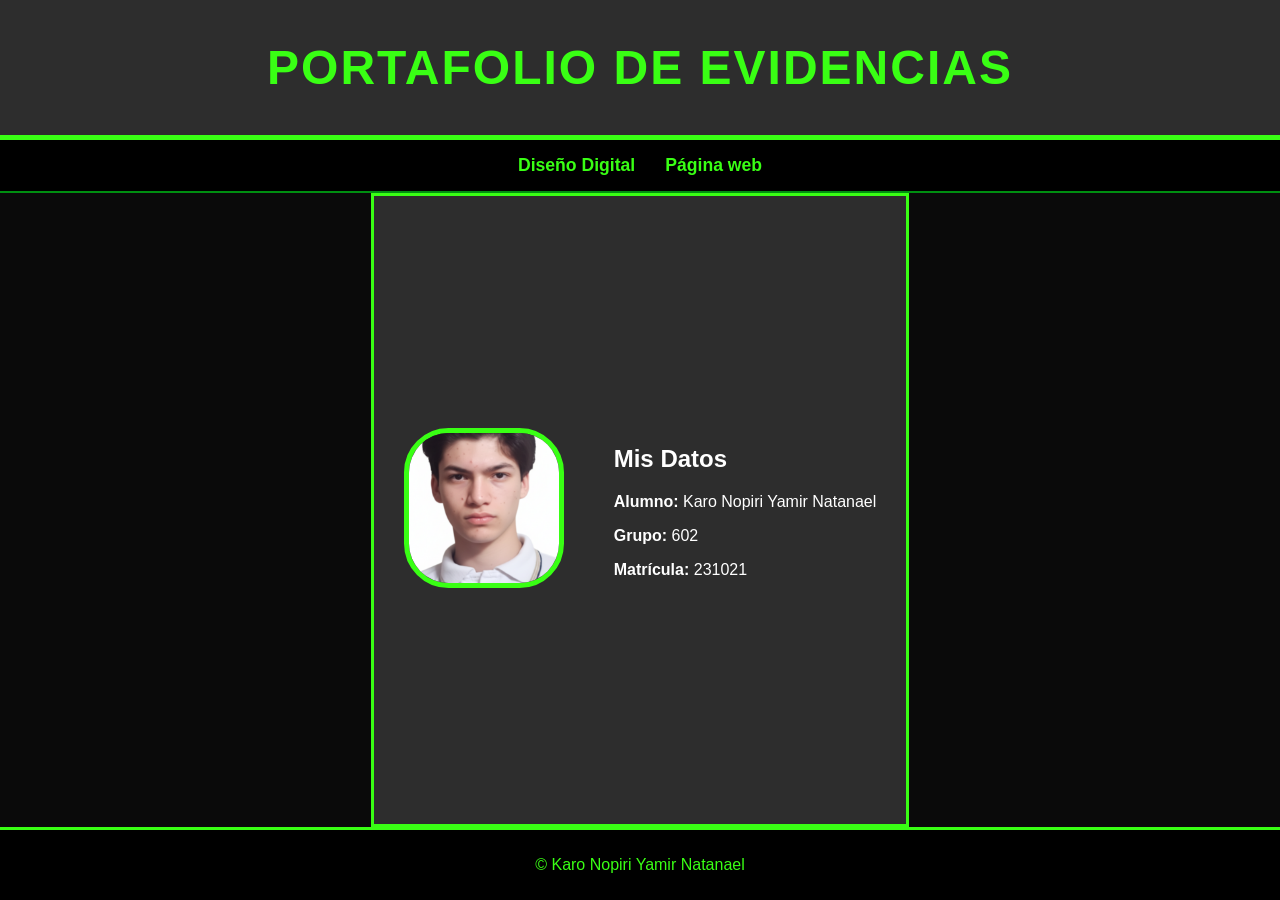
<file: index.html>
<!DOCTYPE html>
<html lang="es">
<head>
    <meta charset="utf-8">
    <meta http-equiv="X-UA-Compatible" content="IE=edge">
    <meta name="viewport" content="width=device-width, initial-scale=1.0">
    <link rel="stylesheet" type="text/css" href="estilo.css">
    <title>Portafolio de evidencia</title>
</head>
<body id="contenedor">
    <header>
        <section id="baner"><h1>PORTAFOLIO DE EVIDENCIAS</h1></section>
    </header>


    <nav>
        <ul>
            <li><a href="diseno-digital/menud.html">Diseño Digital</a></li>
            <li><a href="pagina-web/menu.html">Página web</a></li>
        </ul>
    </nav>


    

    <main class="contenido">
        <aside>
            <img src="elementos/captura.png" alt="foto credencial"> 
        </aside>
        <article> 
            <h2>Mis Datos</h2>
            <p><strong>Alumno:</strong> Karo Nopiri Yamir Natanael</p>
            <p><strong>Grupo:</strong> 602</p>
            <p><strong>Matrícula:</strong> 231021</p>
        </article>
    </main>
<footer> 
    <p>&copy; Karo Nopiri Yamir Natanael</p>
</footer>
</file>
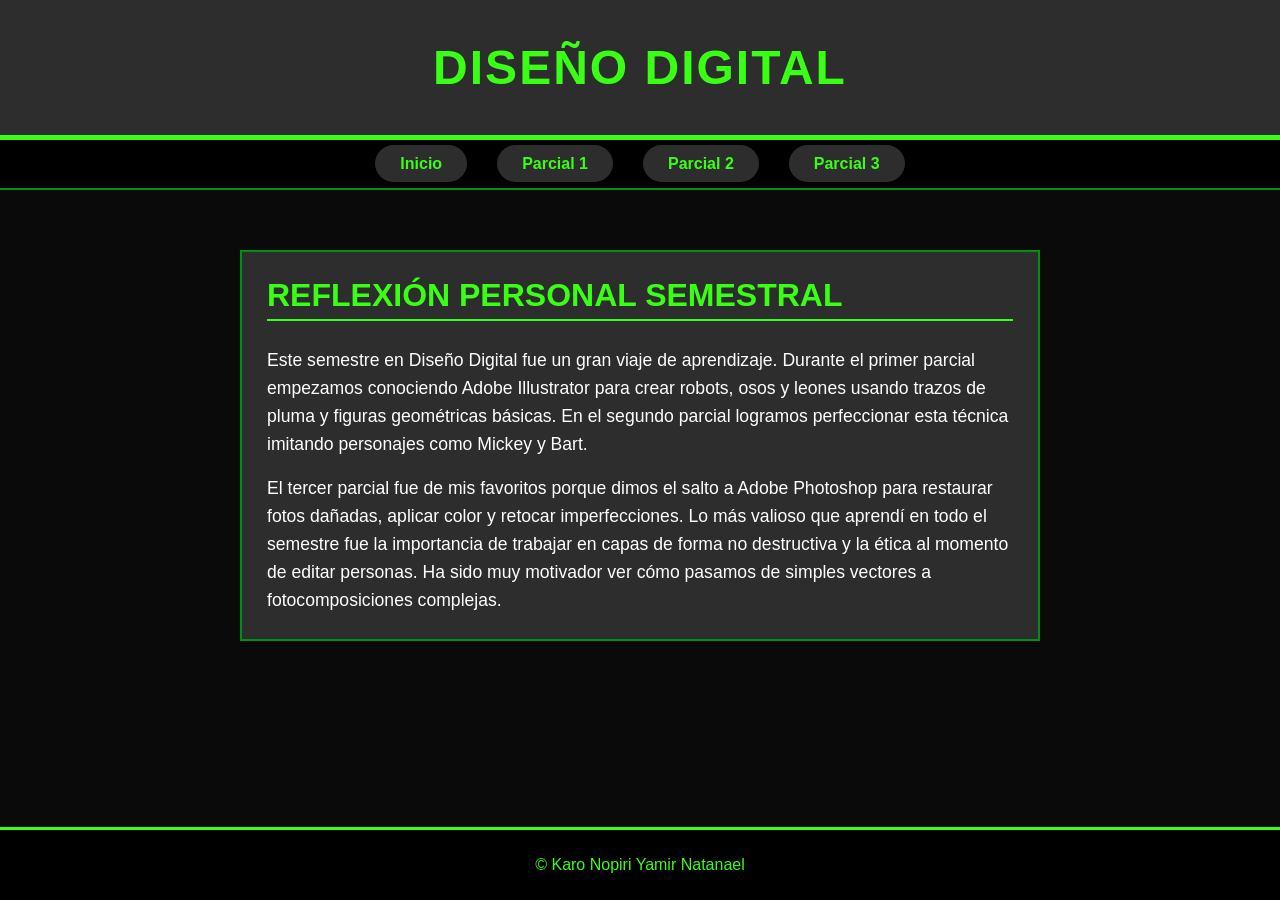
<file: diseno-digital/menud.html>
<!DOCTYPE html>
<html lang="es">
<head>
    <meta charset="utf-8">
    <meta http-equiv="X-UA-Compatible" content="IE=edge">
    <meta name="viewport" content="width=device-width, initial-scale=1.0">
    <link rel="stylesheet" type="text/css" href="../estilo.css">
    <title>Diseño Digital</title>
</head>
<body class="contenedor">
    <header>
        <section id="baner"><h1>Diseño Digital</h1></section>
    </header>


    <nav>
        <ul>
            <li><a href="../index.html"  class="boton">Inicio</a></li>
            <li><a href="parcial-1.html"  class="boton">Parcial 1</a></li>
            <li><a href="parcial-2.html"  class="boton">Parcial 2</a></li>
            <li><a href="parcial-3.html"  class="boton">Parcial 3</a></li>

        </ul>
    </nav>
    <main>
        <section class="Parciales" style="flex-direction: column; align-items: flex-start; gap: 15px; width: 95%; max-width: 800px; margin: 30px auto; padding: 25px;">
            <h2 style="font-size: 2rem; color: var(--verde-neon); text-transform: uppercase; margin: 0 0 10px 0; border-bottom: 2px solid var(--verde-neon); width: 100%; padding-bottom: 5px;">Reflexión Personal Semestral</h2>
            <p style="font-size: 1.1rem; line-height: 1.6; color: var(--blanco-texto); font-weight: normal; font-family: sans-serif; margin: 0;">
                Este semestre en Diseño Digital fue un gran viaje de aprendizaje. Durante el primer parcial empezamos conociendo Adobe Illustrator para crear robots, osos y leones usando trazos de pluma y figuras geométricas básicas. En el segundo parcial logramos perfeccionar esta técnica imitando personajes como Mickey y Bart.
            </p>
            <p style="font-size: 1.1rem; line-height: 1.6; color: var(--blanco-texto); font-weight: normal; font-family: sans-serif; margin: 0;">
                El tercer parcial fue de mis favoritos porque dimos el salto a Adobe Photoshop para restaurar fotos dañadas, aplicar color y retocar imperfecciones. Lo más valioso que aprendí en todo el semestre fue la importancia de trabajar en capas de forma no destructiva y la ética al momento de editar personas. Ha sido muy motivador ver cómo pasamos de simples vectores a fotocomposiciones complejas.
            </p>
        </section>
    </main>  
<footer> 
    <p>&copy; Karo Nopiri Yamir Natanael</p>
</footer>
</body>
</html>
</file>
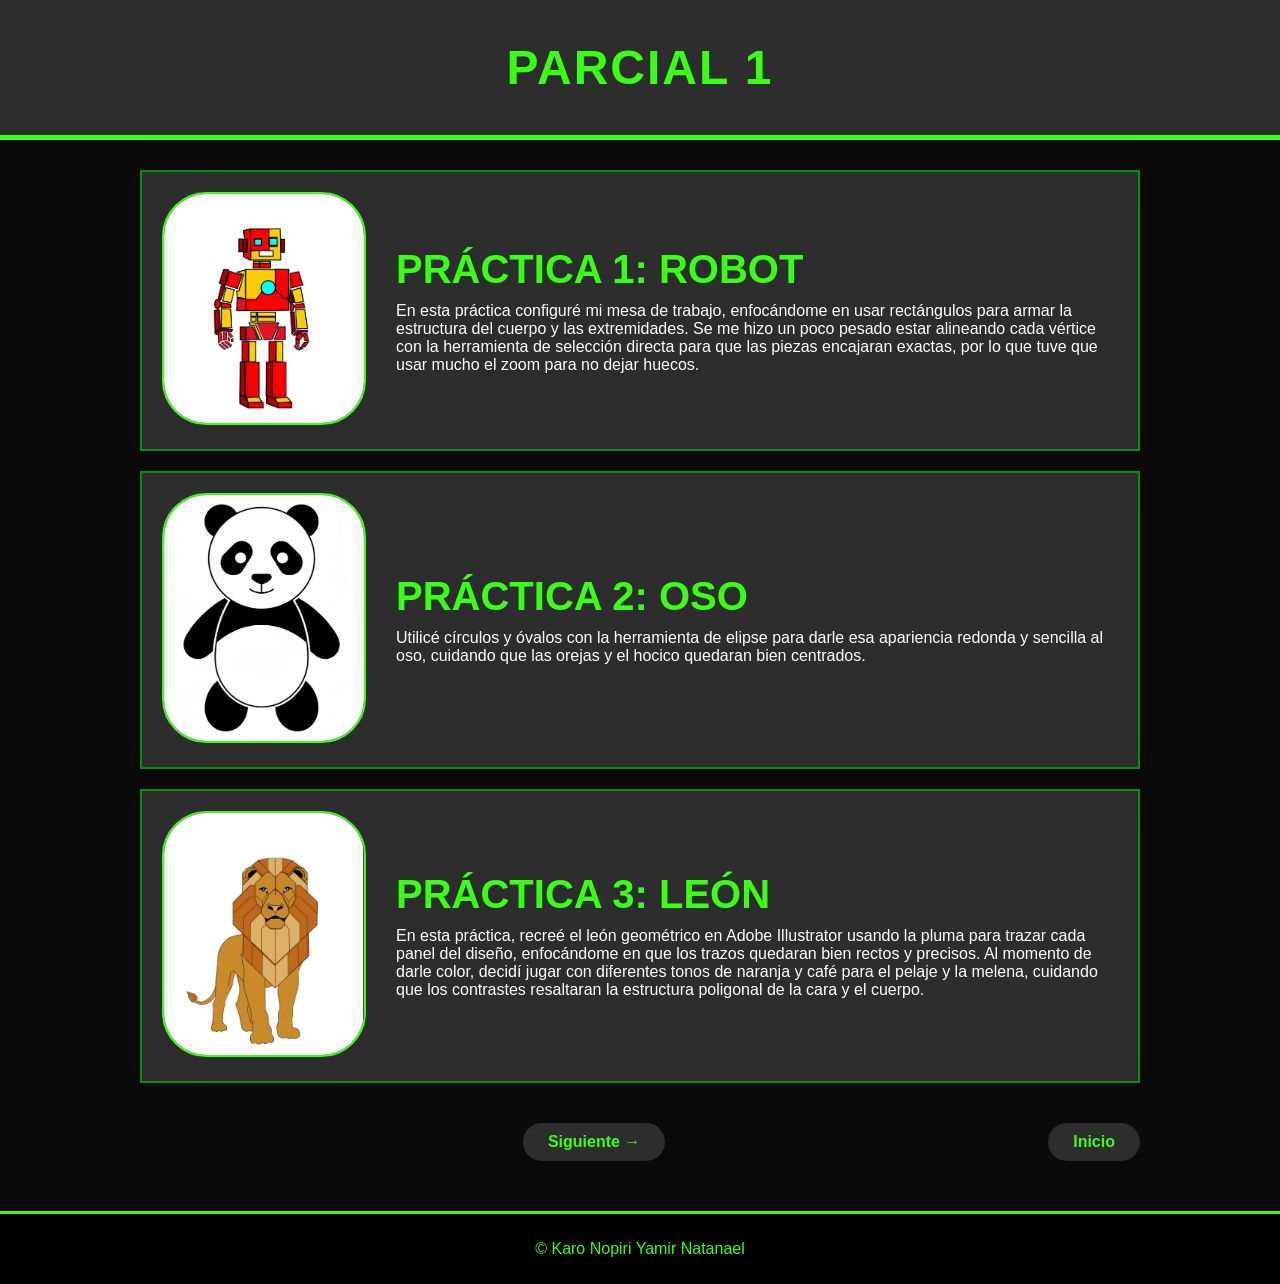
<file: diseno-digital/parcial-1.html>
<!DOCTYPE html>
<html lang="es">
<head>
    <meta charset="utf-8">
    <meta http-equiv="X-UA-Compatible" content="IE=edge">
    <meta name="viewport" content="width=device-width, initial-scale=1.0">
    <link rel="stylesheet" type="text/css" href="../estilo.css">
    <title>PARCIAL 1</title>
</head>
<body class="contenedor">
    <header>
        <section id="baner"><h1>PARCIAL 1</h1></section>
    </header>

   <main> 
    

    <section class="Parciales">
        <aside><img src="../elementos/robot.png" alt=""></aside>
        <article><h2>Práctica 1: Robot</h2>En esta práctica configuré mi mesa de 
            trabajo, enfocándome en usar rectángulos para armar la estructura del cuerpo y las extremidades. Se me hizo un poco pesado estar alineando cada vértice con la herramienta de selección directa para que las piezas encajaran exactas,
             por lo que tuve que usar mucho el zoom para no dejar huecos.</article>
    </section>

    <section class="Parciales"> 
        <aside><img src="../elementos/panda.png" alt=""></aside>
        <article><H2>Práctica 2: Oso</H2>Utilicé círculos y óvalos con la herramienta de elipse
             para darle esa apariencia redonda y sencilla al oso, 
            cuidando que las orejas y el hocico quedaran bien centrados.</article>
    </section>

    <section class="Parciales">
        <aside><img src="../elementos/leon.png" alt=""></aside>
        <article><H2>Práctica 3: León</H2>En esta práctica, recreé el león 
            geométrico en Adobe Illustrator usando la pluma para trazar cada 
            panel del diseño, enfocándome en que los trazos quedaran bien rectos y precisos. Al momento de darle color, decidí jugar con diferentes tonos de naranja y café para el pelaje y la melena, cuidando que los 
            contrastes resaltaran la estructura poligonal de la cara y el cuerpo.</article>
        </section>

        
     <div class="botones-nav">
    <span></span>
     <a href="parcial-2.html" class="boton">Siguiente →</a>
    <a href="../index.html" class="boton">Inicio</a>

</main>  
        
<footer> 
    <p>&copy;  Karo Nopiri Yamir Natanael</p> 
</footer>
</file>
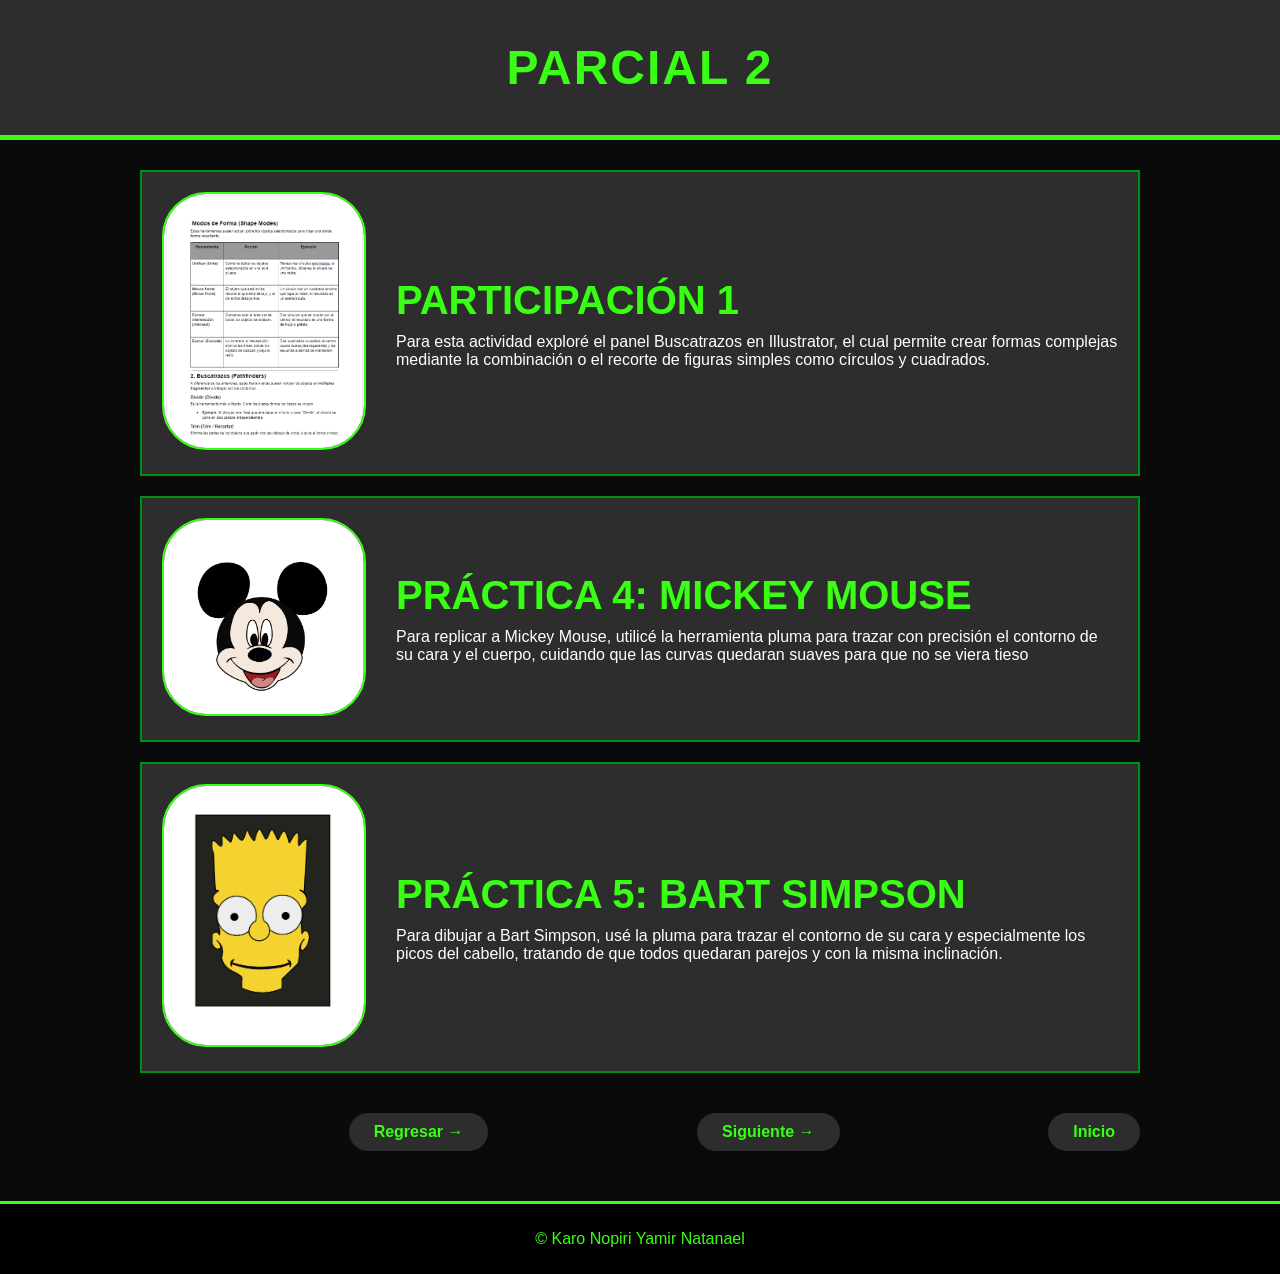
<file: diseno-digital/parcial-2.html>
<!DOCTYPE html>
<html lang="es">
<head>
    <meta charset="utf-8">
    <meta http-equiv="X-UA-Compatible" content="IE=edge">
    <meta name="viewport" content="width=device-width, initial-scale=1.0">
    <link rel="stylesheet" type="text/css" href="../estilo.css">
    <title>PARCIAL 1</title>
</head>
<body class="contenedor">
    <header>
        <section id="baner"><h1>PARCIAL 2</h1></section>
    </header>

   <main> 
    



    <section class="Parciales"> 
        <aside><img src="../elementos/participacion-1.png" alt=""></aside>
        <article><H2>Participación 1</H2>Para esta actividad exploré el panel Buscatrazos 
            en Illustrator, el cual permite crear formas complejas mediante la 
            combinación o el recorte de figuras simples como círculos y cuadrados.</article>
    </section>

    <section class="Parciales">
        <aside><img src="../elementos/practica4.png" alt=""></aside>
        <article><H2>Práctica 4: Mickey Mouse</H2>Para replicar a Mickey Mouse, utilicé
             la herramienta pluma para trazar con precisión el contorno de su cara y el cuerpo, 
            cuidando que las curvas quedaran suaves para que no se viera tieso</article>
    </section>

    <section class="Parciales">
        <aside><img src="../elementos/bart.png" alt=""></aside>
        <article><H2>Práctica 5: Bart Simpson</H2>Para dibujar a Bart Simpson, 
            usé la pluma para trazar el contorno de su cara y especialmente los picos del cabello,
             tratando de que todos quedaran parejos y con la misma inclinación.</article>
      </section>

    <div class="botones-nav">
    <span></span>
    <a href="parcial-1.html" class="boton">Regresar →</a>
     <a href="parcial-3.html" class="boton">Siguiente →</a>
    <a href="../index.html" class="boton">Inicio</a>

</main> 
        
<footer> 
    <p>&copy; Karo Nopiri Yamir Natanael</p> 
</footer>
</file>
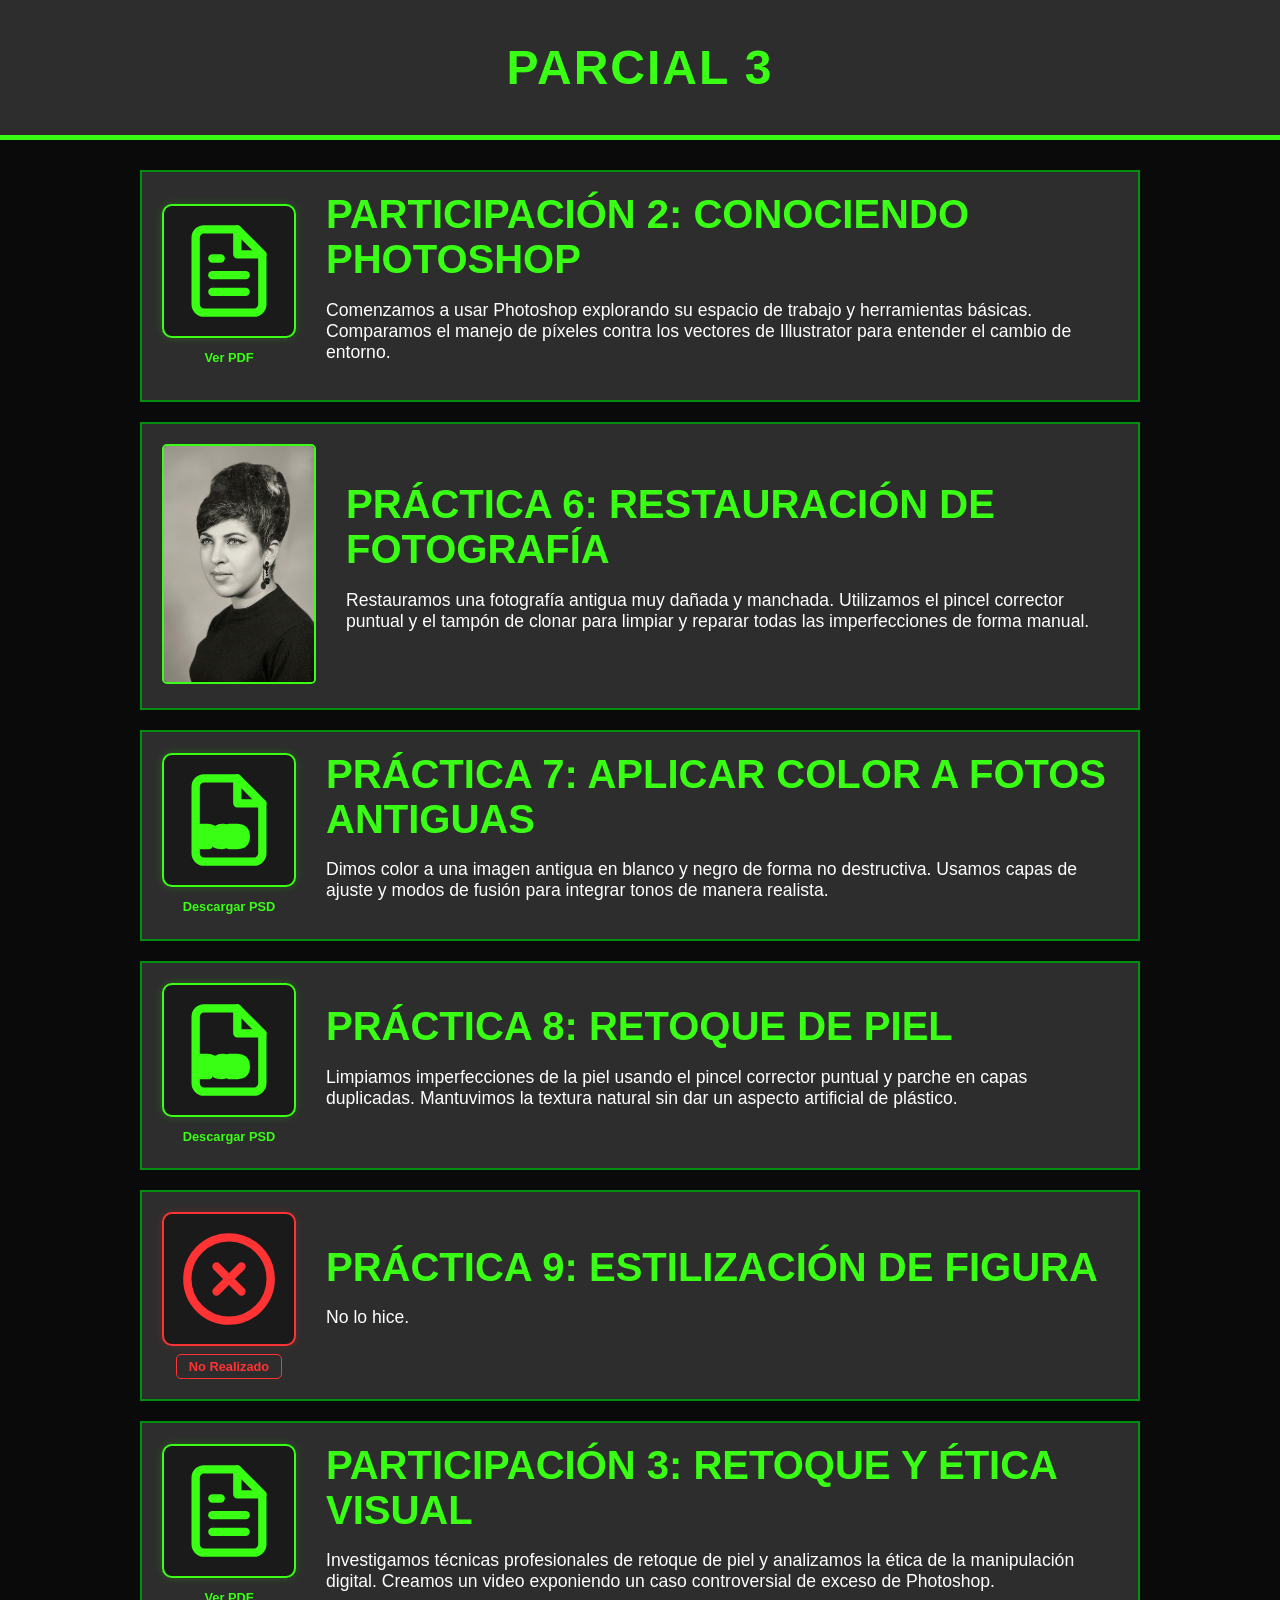
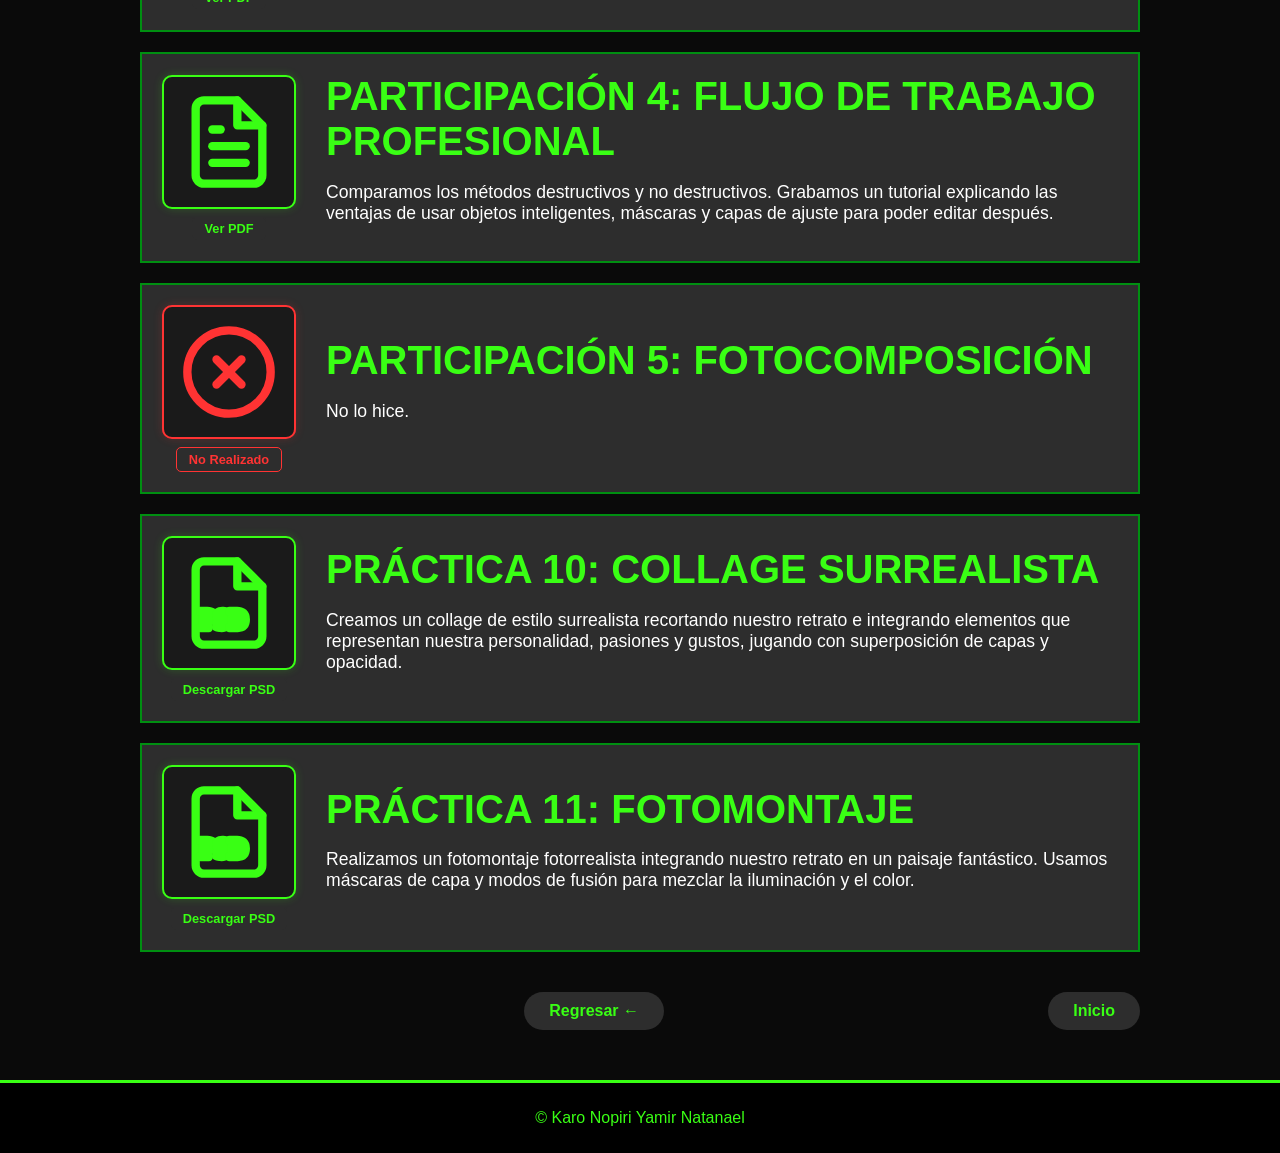
<file: diseno-digital/parcial-3.html>
<!DOCTYPE html>
<html lang="es">
<head>
    <meta charset="utf-8">
    <meta http-equiv="X-UA-Compatible" content="IE=edge">
    <meta name="viewport" content="width=device-width, initial-scale=1.0">
    <link rel="stylesheet" type="text/css" href="../estilo.css">
    <title>PARCIAL 3</title>
</head>
<body class="contenedor">
    <header>
        <section id="baner"><h1>PARCIAL 3</h1></section>
    </header>

   <main> 
    
    <section class="Parciales">
        <aside>
            <a href="../elementos/yamir-natanael-karo-nopiri-inicios-photoshop.pdf" target="_blank" class="enlace-pdf" style="text-decoration: none; display: flex; flex-direction: column; align-items: center; gap: 8px;">
                <svg width="100" height="100" viewBox="0 0 24 24" fill="none" stroke="#39ff14" stroke-width="2" stroke-linecap="round" stroke-linejoin="round" style="background: #1a1a1a; border: 2px solid #39ff14; padding: 15px; border-radius: 10px; box-shadow: 0 0 10px rgba(57,255,20,0.2);">
                    <path d="M14 2H6a2 2 0 0 0-2 2v16a2 2 0 0 0 2 2h12a2 2 0 0 0 2-2V8z"></path>
                    <polyline points="14 2 14 8 20 8"></polyline>
                    <line x1="16" y1="13" x2="8" y2="13"></line>
                    <line x1="16" y1="17" x2="8" y2="17"></line>
                    <polyline points="10 9 9 9 8 9"></polyline>
                </svg>
                <span class="boton" style="padding: 4px 12px; font-size: 0.8rem; border-radius: 5px;">Ver PDF</span>
            </a>
        </aside>
        <article>
            <h2>Participación 2: Conociendo Photoshop</h2>
            <p>Comenzamos a usar Photoshop explorando su espacio de trabajo y herramientas básicas. Comparamos el manejo de píxeles contra los vectores de Illustrator para entender el cambio de entorno.</p>
        </article>
    </section>

    <section class="Parciales"> 
        <aside>
            <a href="../elementos/foto-danada.jpeg" target="_blank" style="display: block; width: 100%; text-align: center;">
                <img src="../elementos/foto-danada.jpeg" alt="Foto Dañada" style="max-width: 150px; height: auto; border: 2px solid var(--verde-neon); border-radius: 5px;">
            </a>
        </aside>
        <article>
            <h2>Práctica 6: Restauración de fotografía</h2>
            <p>Restauramos una fotografía antigua muy dañada y manchada. Utilizamos el pincel corrector puntual y el tampón de clonar para limpiar y reparar todas las imperfecciones de forma manual.</p>
        </article>
    </section>

    <section class="Parciales">
        <aside>
            <a href="../elementos/practica-7-aplicar-color-a-fotos-antiguas.psd" download class="enlace-psd" style="text-decoration: none; display: flex; flex-direction: column; align-items: center; gap: 8px;">
                <svg width="100" height="100" viewBox="0 0 24 24" fill="none" stroke="#39ff14" stroke-width="2" stroke-linecap="round" stroke-linejoin="round" style="background: #1a1a1a; border: 2px solid #39ff14; padding: 15px; border-radius: 10px; box-shadow: 0 0 10px rgba(57,255,20,0.2);">
                    <path d="M14 2H6a2 2 0 0 0-2 2v16a2 2 0 0 0 2 2h12a2 2 0 0 0 2-2V8z"></path>
                    <polyline points="14 2 14 8 20 8"></polyline>
                    <text x="5" y="18" fill="#39ff14" font-size="6" font-family="Arial Black" font-weight="bold">PSD</text>
                </svg>
                <span class="boton" style="padding: 4px 12px; font-size: 0.8rem; border-radius: 5px;">Descargar PSD</span>
            </a>
        </aside>
        <article>
            <h2>Práctica 7: Aplicar color a Fotos Antiguas</h2>
            <p>Dimos color a una imagen antigua en blanco y negro de forma no destructiva. Usamos capas de ajuste y modos de fusión para integrar tonos de manera realista.</p>
        </article>
    </section>

    <section class="Parciales">
        <aside>
            <a href="../elementos/practica-8-retoque-de-piel.psd" download class="enlace-psd" style="text-decoration: none; display: flex; flex-direction: column; align-items: center; gap: 8px;">
                <svg width="100" height="100" viewBox="0 0 24 24" fill="none" stroke="#39ff14" stroke-width="2" stroke-linecap="round" stroke-linejoin="round" style="background: #1a1a1a; border: 2px solid #39ff14; padding: 15px; border-radius: 10px; box-shadow: 0 0 10px rgba(57,255,20,0.2);">
                    <path d="M14 2H6a2 2 0 0 0-2 2v16a2 2 0 0 0 2 2h12a2 2 0 0 0 2-2V8z"></path>
                    <polyline points="14 2 14 8 20 8"></polyline>
                    <text x="5" y="18" fill="#39ff14" font-size="6" font-family="Arial Black" font-weight="bold">PSD</text>
                </svg>
                <span class="boton" style="padding: 4px 12px; font-size: 0.8rem; border-radius: 5px;">Descargar PSD</span>
            </a>
        </aside>
        <article>
            <h2>Práctica 8: Retoque de Piel</h2>
            <p>Limpiamos imperfecciones de la piel usando el pincel corrector puntual y parche en capas duplicadas. Mantuvimos la textura natural sin dar un aspecto artificial de plástico.</p>
        </article>
    </section>

    <section class="Parciales">
        <aside>
            <div style="display: flex; flex-direction: column; align-items: center; gap: 8px;">
                <svg width="100" height="100" viewBox="0 0 24 24" fill="none" stroke="#ff3333" stroke-width="2" stroke-linecap="round" stroke-linejoin="round" style="background: #1a1a1a; border: 2px solid #ff3333; padding: 15px; border-radius: 10px; box-shadow: 0 0 10px rgba(255,51,51,0.2);">
                    <circle cx="12" cy="12" r="10"></circle>
                    <line x1="15" y1="9" x2="9" y2="15"></line>
                    <line x1="9" y1="9" x2="15" y2="15"></line>
                </svg>
                <span class="boton" style="padding: 4px 12px; font-size: 0.8rem; border-radius: 5px; background-color: #2d2d2d; color: #ff3333; border: 1px solid #ff3333; cursor: default;">No Realizado</span>
            </div>
        </aside>
        <article>
            <h2>Práctica 9: Estilización de Figura</h2>
            <p>No lo hice.</p>
        </article>
    </section>

    <section class="Parciales">
        <aside>
            <a href="../elementos/etica-en-el-retoque-fotografico.pdf" target="_blank" class="enlace-pdf" style="text-decoration: none; display: flex; flex-direction: column; align-items: center; gap: 8px;">
                <svg width="100" height="100" viewBox="0 0 24 24" fill="none" stroke="#39ff14" stroke-width="2" stroke-linecap="round" stroke-linejoin="round" style="background: #1a1a1a; border: 2px solid #39ff14; padding: 15px; border-radius: 10px; box-shadow: 0 0 10px rgba(57,255,20,0.2);">
                    <path d="M14 2H6a2 2 0 0 0-2 2v16a2 2 0 0 0 2 2h12a2 2 0 0 0 2-2V8z"></path>
                    <polyline points="14 2 14 8 20 8"></polyline>
                    <line x1="16" y1="13" x2="8" y2="13"></line>
                    <line x1="16" y1="17" x2="8" y2="17"></line>
                    <polyline points="10 9 9 9 8 9"></polyline>
                </svg>
                <span class="boton" style="padding: 4px 12px; font-size: 0.8rem; border-radius: 5px;">Ver PDF</span>
            </a>
        </aside>
        <article>
            <h2>Participación 3: Retoque y Ética Visual</h2>
            <p>Investigamos técnicas profesionales de retoque de piel y analizamos la ética de la manipulación digital. Creamos un video exponiendo un caso controversial de exceso de Photoshop.</p>
        </article>
    </section>

    <section class="Parciales">
        <aside>
            <a href="../elementos/el-flujo-de-trabajo-profesional-destructivo-vs-no.pdf" target="_blank" class="enlace-pdf" style="text-decoration: none; display: flex; flex-direction: column; align-items: center; gap: 8px;">
                <svg width="100" height="100" viewBox="0 0 24 24" fill="none" stroke="#39ff14" stroke-width="2" stroke-linecap="round" stroke-linejoin="round" style="background: #1a1a1a; border: 2px solid #39ff14; padding: 15px; border-radius: 10px; box-shadow: 0 0 10px rgba(57,255,20,0.2);">
                    <path d="M14 2H6a2 2 0 0 0-2 2v16a2 2 0 0 0 2 2h12a2 2 0 0 0 2-2V8z"></path>
                    <polyline points="14 2 14 8 20 8"></polyline>
                    <line x1="16" y1="13" x2="8" y2="13"></line>
                    <line x1="16" y1="17" x2="8" y2="17"></line>
                    <polyline points="10 9 9 9 8 9"></polyline>
                </svg>
                <span class="boton" style="padding: 4px 12px; font-size: 0.8rem; border-radius: 5px;">Ver PDF</span>
            </a>
        </aside>
        <article>
            <h2>Participación 4: Flujo de Trabajo Profesional</h2>
            <p>Comparamos los métodos destructivos y no destructivos. Grabamos un tutorial explicando las ventajas de usar objetos inteligentes, máscaras y capas de ajuste para poder editar después.</p>
        </article>
    </section>

    <section class="Parciales">
        <aside>
            <div style="display: flex; flex-direction: column; align-items: center; gap: 8px;">
                <svg width="100" height="100" viewBox="0 0 24 24" fill="none" stroke="#ff3333" stroke-width="2" stroke-linecap="round" stroke-linejoin="round" style="background: #1a1a1a; border: 2px solid #ff3333; padding: 15px; border-radius: 10px; box-shadow: 0 0 10px rgba(255,51,51,0.2);">
                    <circle cx="12" cy="12" r="10"></circle>
                    <line x1="15" y1="9" x2="9" y2="15"></line>
                    <line x1="9" y1="9" x2="15" y2="15"></line>
                </svg>
                <span class="boton" style="padding: 4px 12px; font-size: 0.8rem; border-radius: 5px; background-color: #2d2d2d; color: #ff3333; border: 1px solid #ff3333; cursor: default;">No Realizado</span>
            </div>
        </aside>
        <article>
            <h2>Participación 5: Fotocomposición</h2>
            <p>No lo hice.</p>
        </article>
    </section>

    <section class="Parciales">
        <aside>
            <a href="../elementos/practica-10-collage-surrealista.psd" download class="enlace-psd" style="text-decoration: none; display: flex; flex-direction: column; align-items: center; gap: 8px;">
                <svg width="100" height="100" viewBox="0 0 24 24" fill="none" stroke="#39ff14" stroke-width="2" stroke-linecap="round" stroke-linejoin="round" style="background: #1a1a1a; border: 2px solid #39ff14; padding: 15px; border-radius: 10px; box-shadow: 0 0 10px rgba(57,255,20,0.2);">
                    <path d="M14 2H6a2 2 0 0 0-2 2v16a2 2 0 0 0 2 2h12a2 2 0 0 0 2-2V8z"></path>
                    <polyline points="14 2 14 8 20 8"></polyline>
                    <text x="5" y="18" fill="#39ff14" font-size="6" font-family="Arial Black" font-weight="bold">PSD</text>
                </svg>
                <span class="boton" style="padding: 4px 12px; font-size: 0.8rem; border-radius: 5px;">Descargar PSD</span>
            </a>
        </aside>
        <article>
            <h2>Práctica 10: Collage Surrealista</h2>
            <p>Creamos un collage de estilo surrealista recortando nuestro retrato e integrando elementos que representan nuestra personalidad, pasiones y gustos, jugando con superposición de capas y opacidad.</p>
        </article>
    </section>

    <section class="Parciales">
        <aside>
            <a href="../elementos/practica-11-fotomontaje.psd" download class="enlace-psd" style="text-decoration: none; display: flex; flex-direction: column; align-items: center; gap: 8px;">
                <svg width="100" height="100" viewBox="0 0 24 24" fill="none" stroke="#39ff14" stroke-width="2" stroke-linecap="round" stroke-linejoin="round" style="background: #1a1a1a; border: 2px solid #39ff14; padding: 15px; border-radius: 10px; box-shadow: 0 0 10px rgba(57,255,20,0.2);">
                    <path d="M14 2H6a2 2 0 0 0-2 2v16a2 2 0 0 0 2 2h12a2 2 0 0 0 2-2V8z"></path>
                    <polyline points="14 2 14 8 20 8"></polyline>
                    <text x="5" y="18" fill="#39ff14" font-size="6" font-family="Arial Black" font-weight="bold">PSD</text>
                </svg>
                <span class="boton" style="padding: 4px 12px; font-size: 0.8rem; border-radius: 5px;">Descargar PSD</span>
            </a>
        </aside>
        <article>
            <h2>Práctica 11: Fotomontaje</h2>
            <p>Realizamos un fotomontaje fotorrealista integrando nuestro retrato en un paisaje fantástico. Usamos máscaras de capa y modos de fusión para mezclar la iluminación y el color.</p>
        </article>
    </section>

    <div class="botones-nav">
        <span></span>
        <a href="parcial-2.html" class="boton">Regresar ←</a>
        <a href="../index.html" class="boton">Inicio</a>
    </div>
   
</main>   
<footer> 
    <p>&copy; Karo Nopiri Yamir Natanael</p> 
</footer>        
</body>
</html>
</file>
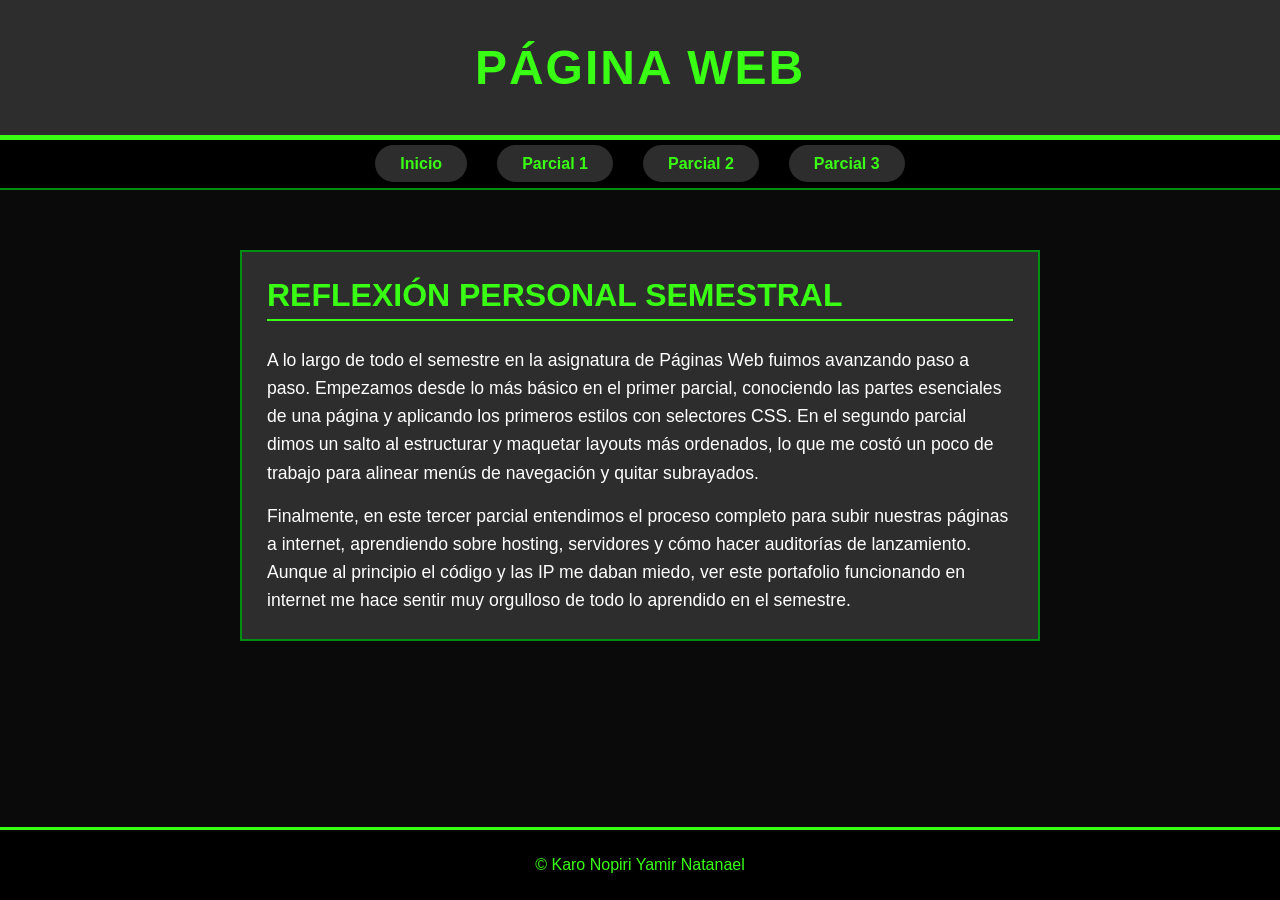
<file: pagina-web/menu.html>
<!DOCTYPE html>
<html lang="es">
<head>
    <meta charset="utf-8">
    <meta http-equiv="X-UA-Compatible" content="IE=edge">
    <meta name="viewport" content="width=device-width, initial-scale=1.0">
    <link rel="stylesheet" type="text/css" href="../estilo.css">
    <title>Página Web</title>
</head>
<body class="contenedor">
    <header>
        <section id="baner"><h1>Página Web</h1></section>
    </header>

    <nav>
        <ul>
            <li><a href="../index.html"  class="boton">Inicio</a></li>
             <li><a href="parcial-1.html"  class="boton">Parcial 1</a></li>
            <li><a href="parcial-2.html"  class="boton">Parcial 2</a></li>
            <li><a href="parcial-3.html"  class="boton">Parcial 3</a></li>

        </ul>
    </nav>
    <main>
        <section class="Parciales" style="flex-direction: column; align-items: flex-start; gap: 15px; width: 95%; max-width: 800px; margin: 30px auto; padding: 25px;">
            <h2 style="font-size: 2rem; color: var(--verde-neon); text-transform: uppercase; margin: 0 0 10px 0; border-bottom: 2px solid var(--verde-neon); width: 100%; padding-bottom: 5px;">Reflexión Personal Semestral</h2>
            <p style="font-size: 1.1rem; line-height: 1.6; color: var(--blanco-texto); font-weight: normal; font-family: sans-serif; margin: 0;">
                A lo largo de todo el semestre en la asignatura de Páginas Web fuimos avanzando paso a paso. Empezamos desde lo más básico en el primer parcial, conociendo las partes esenciales de una página y aplicando los primeros estilos con selectores CSS. En el segundo parcial dimos un salto al estructurar y maquetar layouts más ordenados, lo que me costó un poco de trabajo para alinear menús de navegación y quitar subrayados. 
            </p>
            <p style="font-size: 1.1rem; line-height: 1.6; color: var(--blanco-texto); font-weight: normal; font-family: sans-serif; margin: 0;">
                Finalmente, en este tercer parcial entendimos el proceso completo para subir nuestras páginas a internet, aprendiendo sobre hosting, servidores y cómo hacer auditorías de lanzamiento. Aunque al principio el código y las IP me daban miedo, ver este portafolio funcionando en internet me hace sentir muy orgulloso de todo lo aprendido en el semestre.
            </p>
        </section>
    </main>
<footer> 
    <p>&copy; Karo Nopiri Yamir Natanael</p>
</footer>
</body>
</html>
</file>
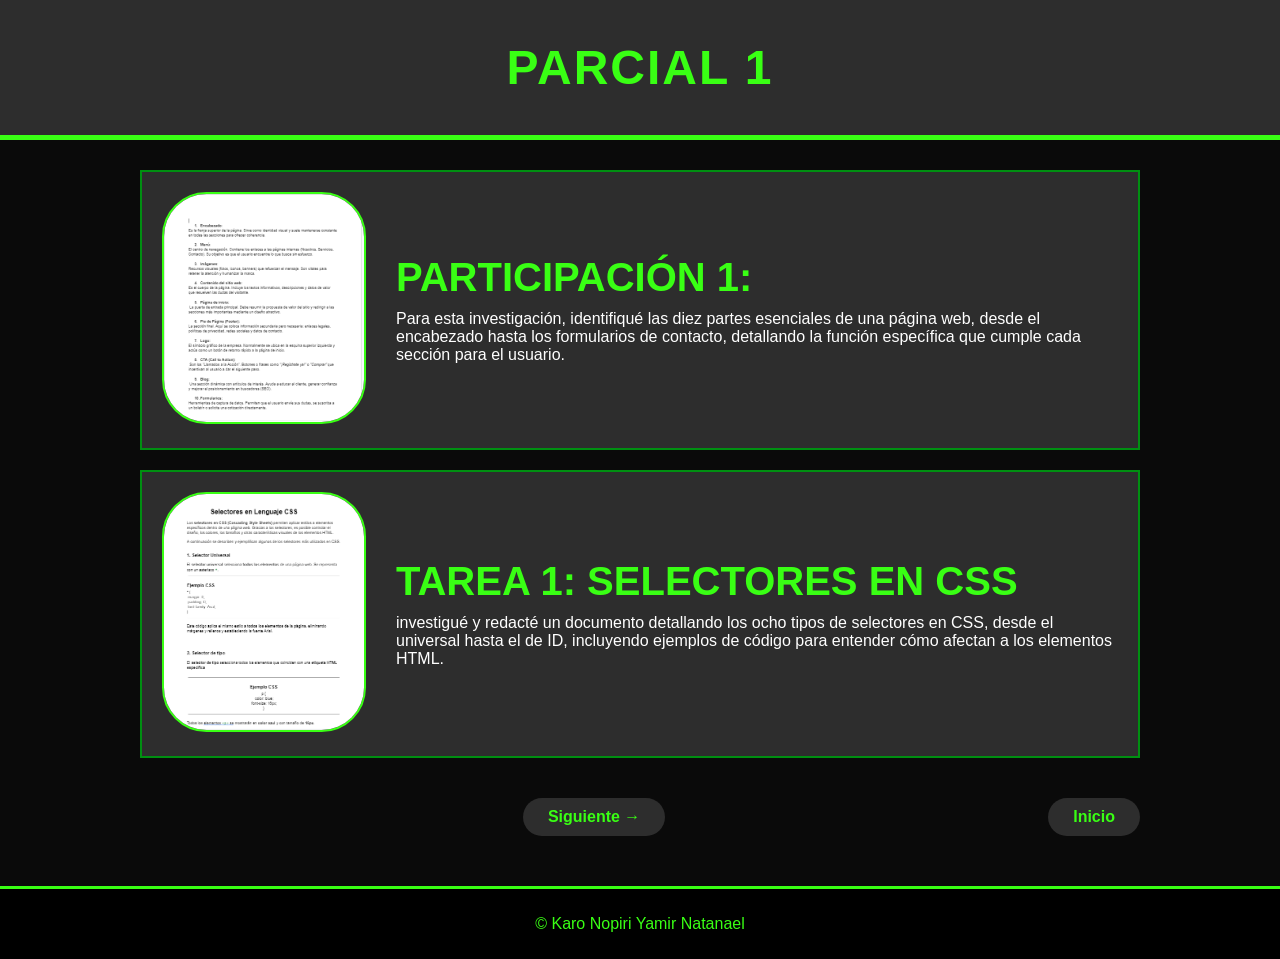
<file: pagina-web/parcial-1.html>
<!DOCTYPE html>
<html lang="es">
<head>
    <meta charset="utf-8">
    <meta http-equiv="X-UA-Compatible" content="IE=edge">
    <meta name="viewport" content="width=device-width, initial-scale=1.0">
    <link rel="stylesheet" type="text/css" href="../estilo.css">
    <title>PARCIAL 1</title>
</head>
<body class="contenedor">
    <header>
        <section id="baner"><h1>PARCIAL 1</h1></section>
    </header>

   <main> 
    

    <section class="Parciales">
        <aside><img src="../elementos/partespw.png" alt=""></aside>
        <article><h2>Participación 1:</h2>Para esta investigación, identifiqué 
            las diez partes esenciales de una página web, desde el encabezado
             hasta los formularios de contacto, detallando
             la función específica que cumple cada sección para el usuario.</article>
    </section>

    <section class="Parciales"> 
        <aside><img src="../elementos/selectores.png" alt=""></aside>
        <article><H2>Tarea 1: Selectores en CSS</H2>
            investigué y redacté un documento detallando los ocho tipos de 
            selectores en CSS, desde el universal hasta el de ID, incluyendo ejemplos
             de código para entender cómo afectan a los elementos HTML.</article>
    </section>


<div class="botones-nav">
    <span></span>
     <a href="parcial-2.html" class="boton">Siguiente →</a>
    <a href="../index.html" class="boton">Inicio</a>
</main>


     
        
<footer> 
    <p>&copy; Karo Nopiri Yamir Natanael</p> 
</footer>
</file>
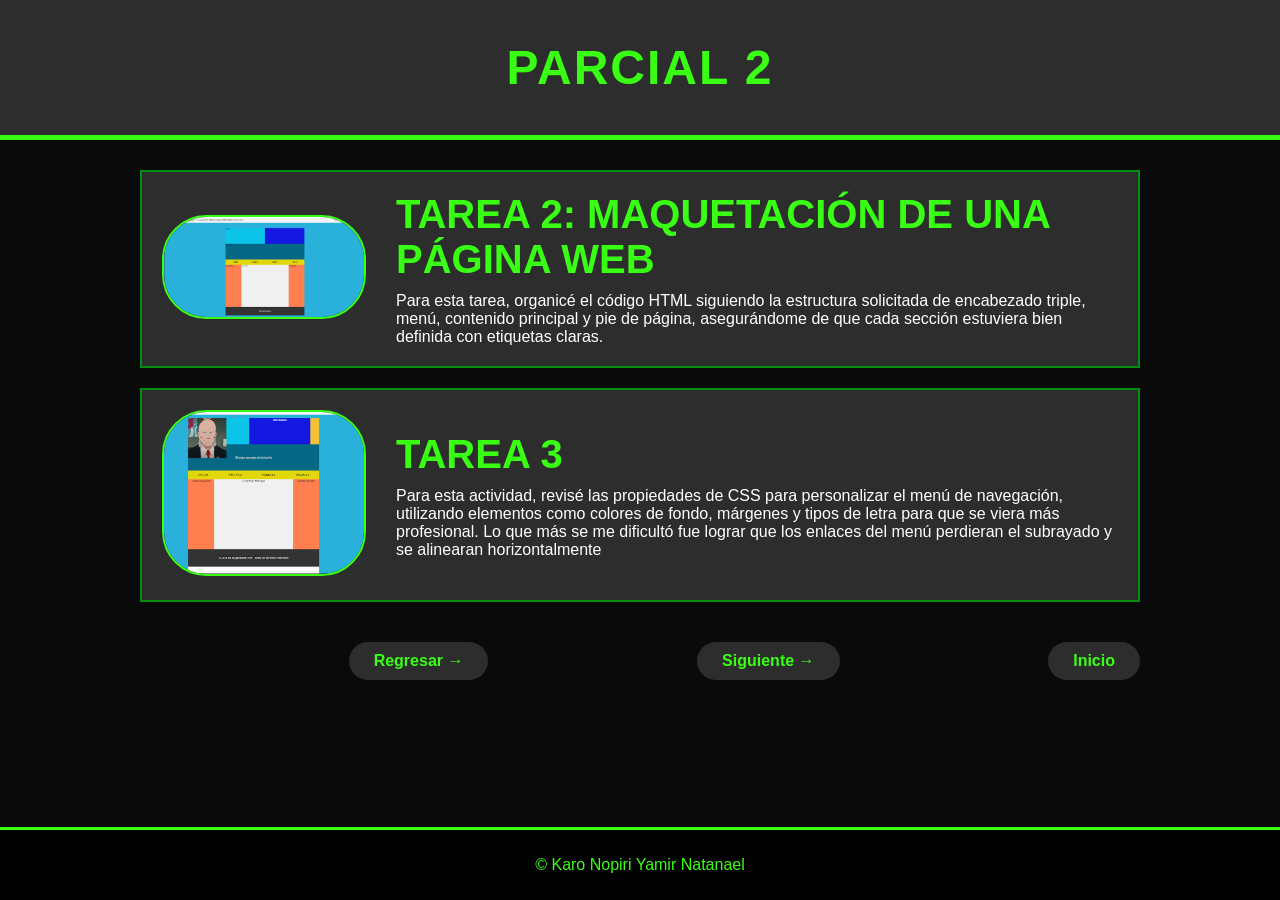
<file: pagina-web/parcial-2.html>
<!DOCTYPE html>
<html lang="es">
<head>
    <meta charset="utf-8">
    <meta http-equiv="X-UA-Compatible" content="IE=edge">
    <meta name="viewport" content="width=device-width, initial-scale=1.0">
    <link rel="stylesheet" type="text/css" href="../estilo.css">
    <title>PARCIAL 2</title>
</head>
<body class="contenedor">
    <header>
        <section id="baner"><h1>PARCIAL 2</h1></section>
    </header>

   <main> 
    

    <section class="Parciales">
        <aside><img src="../elementos/maquetacion.png" alt=""></aside>
        <article><h2>Tarea 2: Maquetación de una página web </h2>
            Para esta tarea, organicé el código HTML
             siguiendo la estructura solicitada de encabezado triple, menú, 
             contenido principal y pie de página, asegurándome 
            de que cada sección estuviera bien definida con etiquetas claras.</article>
    </section>

    <section class="Parciales"> 
        <aside><img src="../elementos/tarea-3.png" alt=""></aside>
        <article><H2>Tarea 3</H2>
            Para esta actividad, revisé las propiedades de CSS para personalizar 
            el menú de navegación, utilizando elementos como colores de fondo,
             márgenes y tipos de letra para que se viera más profesional.
              Lo que más se me dificultó fue lograr que los 
            enlaces del menú perdieran el subrayado y se alinearan horizontalmente</article>
    </section>

<div class="botones-nav">
    <span></span>
    <a href="parcial-1.html" class="boton">Regresar →</a>
     <a href="parcial-3.html" class="boton">Siguiente →</a>
    <a href="../index.html" class="boton">Inicio</a>
  

</main>
        
<footer> 
    <p>&copy; Karo Nopiri Yamir Natanael</p> 
</footer>
</file>
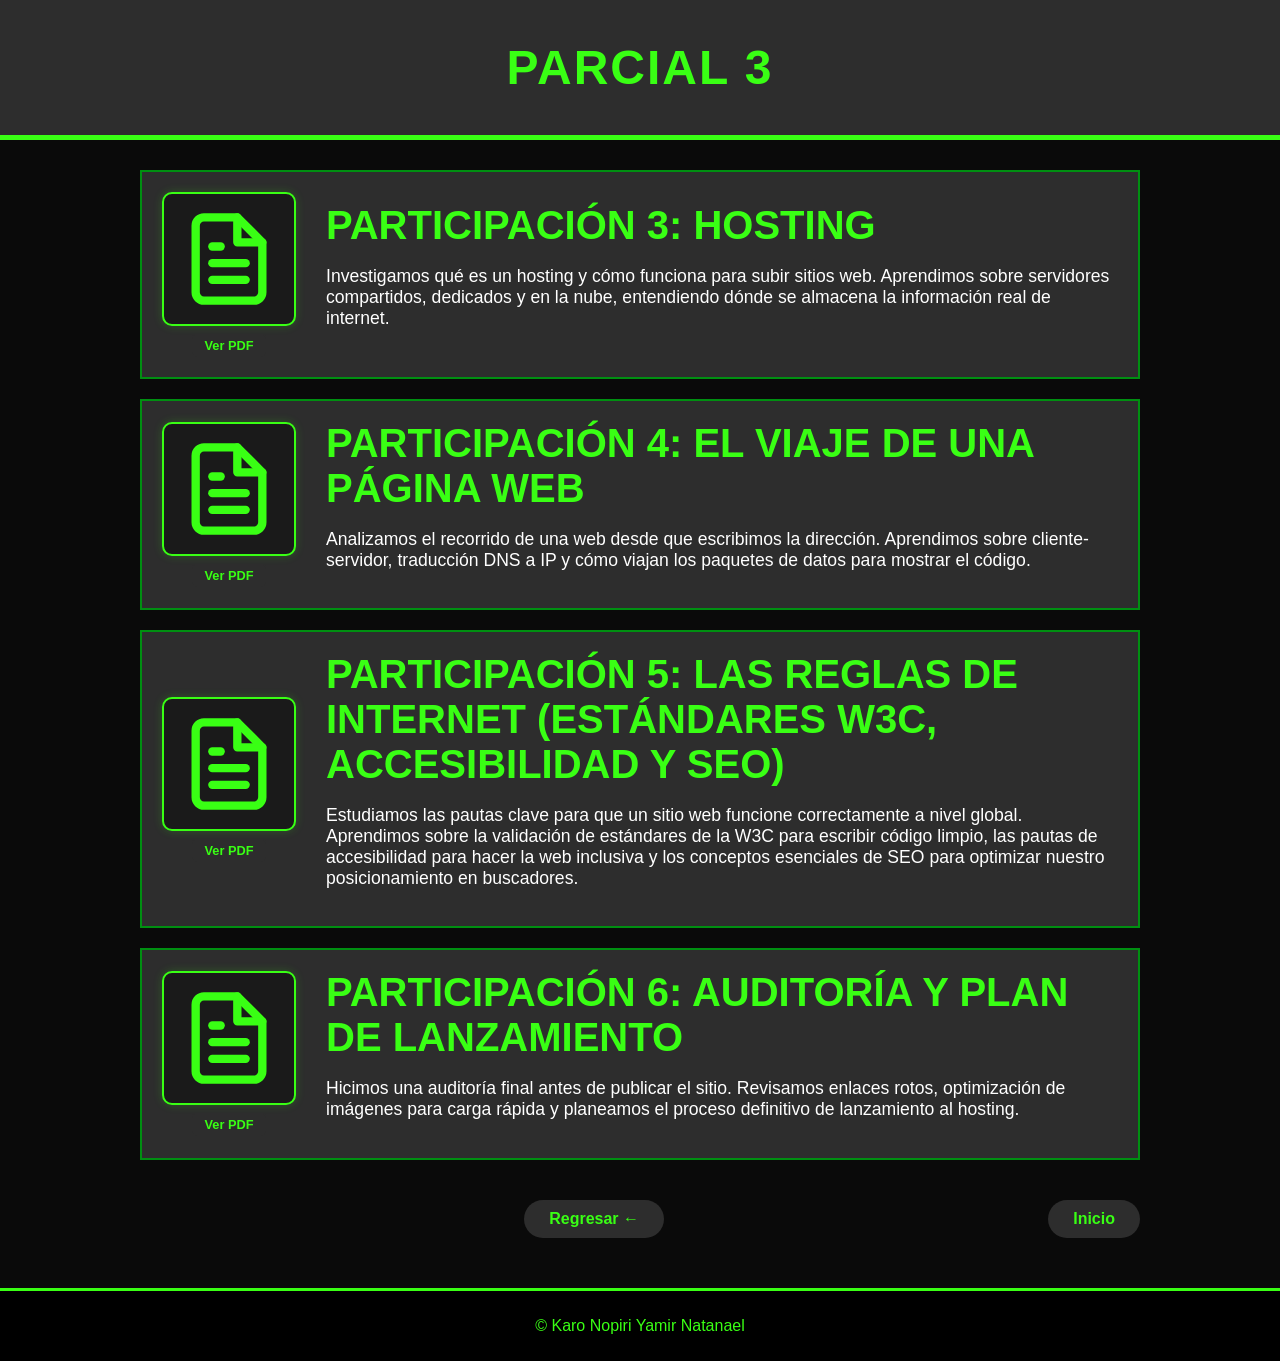
<file: pagina-web/parcial-3.html>
<!DOCTYPE html>
<html lang="es">
<head>
    <meta charset="utf-8">
    <meta http-equiv="X-UA-Compatible" content="IE=edge">
    <meta name="viewport" content="width=device-width, initial-scale=1.0">
    <link rel="stylesheet" type="text/css" href="../estilo.css">
    <title>PARCIAL 3</title>
</head>
<body class="contenedor">
    <header>
        <section id="baner"><h1>PARCIAL 3</h1></section>
    </header>

   <main> 
    
    <section class="Parciales">
        <aside>
            <a href="../elementos/participacion-3-hosting.pdf" target="_blank" class="enlace-pdf" style="text-decoration: none; display: flex; flex-direction: column; align-items: center; gap: 8px;">
                <svg width="100" height="100" viewBox="0 0 24 24" fill="none" stroke="#39ff14" stroke-width="2" stroke-linecap="round" stroke-linejoin="round" style="background: #1a1a1a; border: 2px solid #39ff14; padding: 15px; border-radius: 10px; box-shadow: 0 0 10px rgba(57,255,20,0.2);">
                    <path d="M14 2H6a2 2 0 0 0-2 2v16a2 2 0 0 0 2 2h12a2 2 0 0 0 2-2V8z"></path>
                    <polyline points="14 2 14 8 20 8"></polyline>
                    <line x1="16" y1="13" x2="8" y2="13"></line>
                    <line x1="16" y1="17" x2="8" y2="17"></line>
                    <polyline points="10 9 9 9 8 9"></polyline>
                </svg>
                <span class="boton" style="padding: 4px 12px; font-size: 0.8rem; border-radius: 5px;">Ver PDF</span>
            </a>
        </aside>
        <article>
            <h2>Participación 3: Hosting</h2>
            <p>Investigamos qué es un hosting y cómo funciona para subir sitios web. Aprendimos sobre servidores compartidos, dedicados y en la nube, entendiendo dónde se almacena la información real de internet.</p>
        </article>
    </section>

    <section class="Parciales"> 
        <aside>
            <a href="../elementos/practica-4-cliente-servidor.pdf" target="_blank" class="enlace-pdf" style="text-decoration: none; display: flex; flex-direction: column; align-items: center; gap: 8px;">
                <svg width="100" height="100" viewBox="0 0 24 24" fill="none" stroke="#39ff14" stroke-width="2" stroke-linecap="round" stroke-linejoin="round" style="background: #1a1a1a; border: 2px solid #39ff14; padding: 15px; border-radius: 10px; box-shadow: 0 0 10px rgba(57,255,20,0.2);">
                    <path d="M14 2H6a2 2 0 0 0-2 2v16a2 2 0 0 0 2 2h12a2 2 0 0 0 2-2V8z"></path>
                    <polyline points="14 2 14 8 20 8"></polyline>
                    <line x1="16" y1="13" x2="8" y2="13"></line>
                    <line x1="16" y1="17" x2="8" y2="17"></line>
                    <polyline points="10 9 9 9 8 9"></polyline>
                </svg>
                <span class="boton" style="padding: 4px 12px; font-size: 0.8rem; border-radius: 5px;">Ver PDF</span>
            </a>
        </aside>
        <article>
            <h2>Participación 4: El Viaje de una Página Web</h2>
            <p>Analizamos el recorrido de una web desde que escribimos la dirección. Aprendimos sobre cliente-servidor, traducción DNS a IP y cómo viajan los paquetes de datos para mostrar el código.</p>
        </article>
    </section>

    <section class="Parciales">
        <aside>
            <a href="../elementos/practica-5-reglas-de-internet.pdf" target="_blank" class="enlace-pdf" style="text-decoration: none; display: flex; flex-direction: column; align-items: center; gap: 8px;">
                <svg width="100" height="100" viewBox="0 0 24 24" fill="none" stroke="#39ff14" stroke-width="2" stroke-linecap="round" stroke-linejoin="round" style="background: #1a1a1a; border: 2px solid #39ff14; padding: 15px; border-radius: 10px; box-shadow: 0 0 10px rgba(57,255,20,0.2);">
                    <path d="M14 2H6a2 2 0 0 0-2 2v16a2 2 0 0 0 2 2h12a2 2 0 0 0 2-2V8z"></path>
                    <polyline points="14 2 14 8 20 8"></polyline>
                    <line x1="16" y1="13" x2="8" y2="13"></line>
                    <line x1="16" y1="17" x2="8" y2="17"></line>
                    <polyline points="10 9 9 9 8 9"></polyline>
                </svg>
                <span class="boton" style="padding: 4px 12px; font-size: 0.8rem; border-radius: 5px;">Ver PDF</span>
            </a>
        </aside>
        <article>
            <h2>Participación 5: Las Reglas de Internet (Estándares W3C, Accesibilidad y SEO)</h2>
            <p>Estudiamos las pautas clave para que un sitio web funcione correctamente a nivel global. Aprendimos sobre la validación de estándares de la W3C para escribir código limpio, las pautas de accesibilidad para hacer la web inclusiva y los conceptos esenciales de SEO para optimizar nuestro posicionamiento en buscadores.</p>
        </article>
    </section>

    <section class="Parciales">
        <aside>
            <a href="../elementos/yamir-natanael-karo-nopiri-participacion-6-auditoria-y-plan-de-lanzamiento-al-hosting.pdf" target="_blank" class="enlace-pdf" style="text-decoration: none; display: flex; flex-direction: column; align-items: center; gap: 8px;">
                <svg width="100" height="100" viewBox="0 0 24 24" fill="none" stroke="#39ff14" stroke-width="2" stroke-linecap="round" stroke-linejoin="round" style="background: #1a1a1a; border: 2px solid #39ff14; padding: 15px; border-radius: 10px; box-shadow: 0 0 10px rgba(57,255,20,0.2);">
                    <path d="M14 2H6a2 2 0 0 0-2 2v16a2 2 0 0 0 2 2h12a2 2 0 0 0 2-2V8z"></path>
                    <polyline points="14 2 14 8 20 8"></polyline>
                    <line x1="16" y1="13" x2="8" y2="13"></line>
                    <line x1="16" y1="17" x2="8" y2="17"></line>
                    <polyline points="10 9 9 9 8 9"></polyline>
                </svg>
                <span class="boton" style="padding: 4px 12px; font-size: 0.8rem; border-radius: 5px;">Ver PDF</span>
            </a>
        </aside>
        <article>
            <h2>Participación 6: Auditoría y Plan de Lanzamiento</h2>
            <p>Hicimos una auditoría final antes de publicar el sitio. Revisamos enlaces rotos, optimización de imágenes para carga rápida y planeamos el proceso definitivo de lanzamiento al hosting.</p>
        </article>
    </section>

    <div class="botones-nav">
        <span></span>
        <a href="parcial-2.html" class="boton">Regresar ←</a>
        <a href="../index.html" class="boton">Inicio</a>
    </div>

</main>
    
<footer> 
    <p>&copy; Karo Nopiri Yamir Natanael</p> 
</footer>        
</body>
</html>
</file>
<file: estilo.css>
:root {
    --verde-neon: #39ff14;
    --verde-oscuro: #008f11;
    --negro-fondo: #0a0a0a;
    --gris-acero: #2d2d2d;
    --blanco-texto: #ffffff;
}

html, body {
    margin: 0;
    padding: 0;
    height: 100%; 
   
    font-family: 'Arial Black', Gadget, sans-serif;
    display: flex;
    flex-direction: column; 
    background-color: var(--negro-fondo);
    color: var(--blanco-texto);
}

#baner {
    background-color: var(--gris-acero);
    color: var(--verde-neon);
    padding: 40px 20px;
    text-align: center;
    border-bottom: 5px solid var(--verde-neon);
}

#baner h1 {
    margin: 0;
    font-size: 3rem;
    text-transform: uppercase;
    letter-spacing: 2px;
}

nav {
    background-color: #000000;
    border-bottom: 2px solid var(--verde-oscuro);
}

nav ul {
    list-style: none;
    margin: 0;
    padding: 15px;
    display: flex;
    justify-content: center;
    gap: 30px;
}

nav a {
    color: var(--verde-neon);
    text-decoration: none;
    font-weight: bold;
    font-size: 1.1rem;
}

nav a:hover {
    color: var(--blanco-texto);
    background-color: var(--verde-oscuro);
}

main {
    flex: 1;
    display: flex;
    flex-direction: column;
    align-items: center;
    padding: 30px 20px;
    gap: 20px;
}


.contenido {
    display: flex;
    flex-direction: row;
    align-items: center;
    gap: 50px;
    background: var(--gris-acero);
    padding: 30px;
    border: 3px solid var(--verde-neon);
    margin: auto;
           
}

aside img {
    width: 150px;
    height: 150px;
    border: 5px solid var(--verde-neon);
    object-fit: cover;
    border-radius: 5ch;       
    
}


.Parciales {
    display: flex;
    flex-direction: row;
    align-items: center;
    background-color: var(--gris-acero);
    padding: 20px;
    width: 95%;             
    max-width: 1000px;      
    border: 2px solid var(--verde-oscuro);
    box-sizing: border-box;
}

.Parciales aside img {
    max-width: 200px;
    width: 100%;
    height: auto;
    border: 2px solid var(--verde-neon);
}

.Parciales article {
    flex: 1.5;
    padding-left: 30px;
}

.Parciales h2 { 
    font-size: 2.5rem;
    margin: 0 0 10px 0;
    color: var(--verde-neon);
    text-transform: uppercase;
}

.Parciales p {
    font-size: 1.1rem;
    color: var(--blanco-texto);
}

.botones-nav {
    display: flex;
    justify-content: space-between;
    width: 95%;
    max-width: 1000px;
    margin: 20px auto;
    
    
}

.boton {
    background-color: var(--gris-acero);
    color: var(--verde-neon);
    text-decoration: none;
    padding: 10px 25px;
    font-weight: bold;
    font-size: 1rem;
    border-radius:10ch ;
}

.boton:hover {
    background-color: var(--verde-oscuro);
}

/* Efectos dinámicos para evidencias del 3er Parcial */
.enlace-pdf, .enlace-psd {
    transition: transform 0.2s ease-in-out;
}

.enlace-pdf:hover, .enlace-psd:hover {
    transform: translateY(-5px);
}

.enlace-pdf:hover svg {
    border-color: #ffffff !important;
    stroke: #ffffff !important;
    box-shadow: 0 0 15px rgba(57, 255, 20, 0.6) !important;
}

.enlace-psd:hover svg {
    border-color: #ffffff !important;
    stroke: #ffffff !important;
    box-shadow: 0 0 15px rgba(57, 255, 20, 0.6) !important;
}

.enlace-psd:hover svg text {
    fill: #ffffff !important;
}

.enlace-pdf:hover .boton, .enlace-psd:hover .boton {
    background-color: var(--verde-neon) !important;
    color: #000000 !important;
    border-color: var(--verde-neon) !important;
}

footer {
    background-color: #000000;
    color: var(--verde-neon);
    text-align: center;
    padding: 10px;
    border-top: 3px solid var(--verde-neon);
}
</file>
